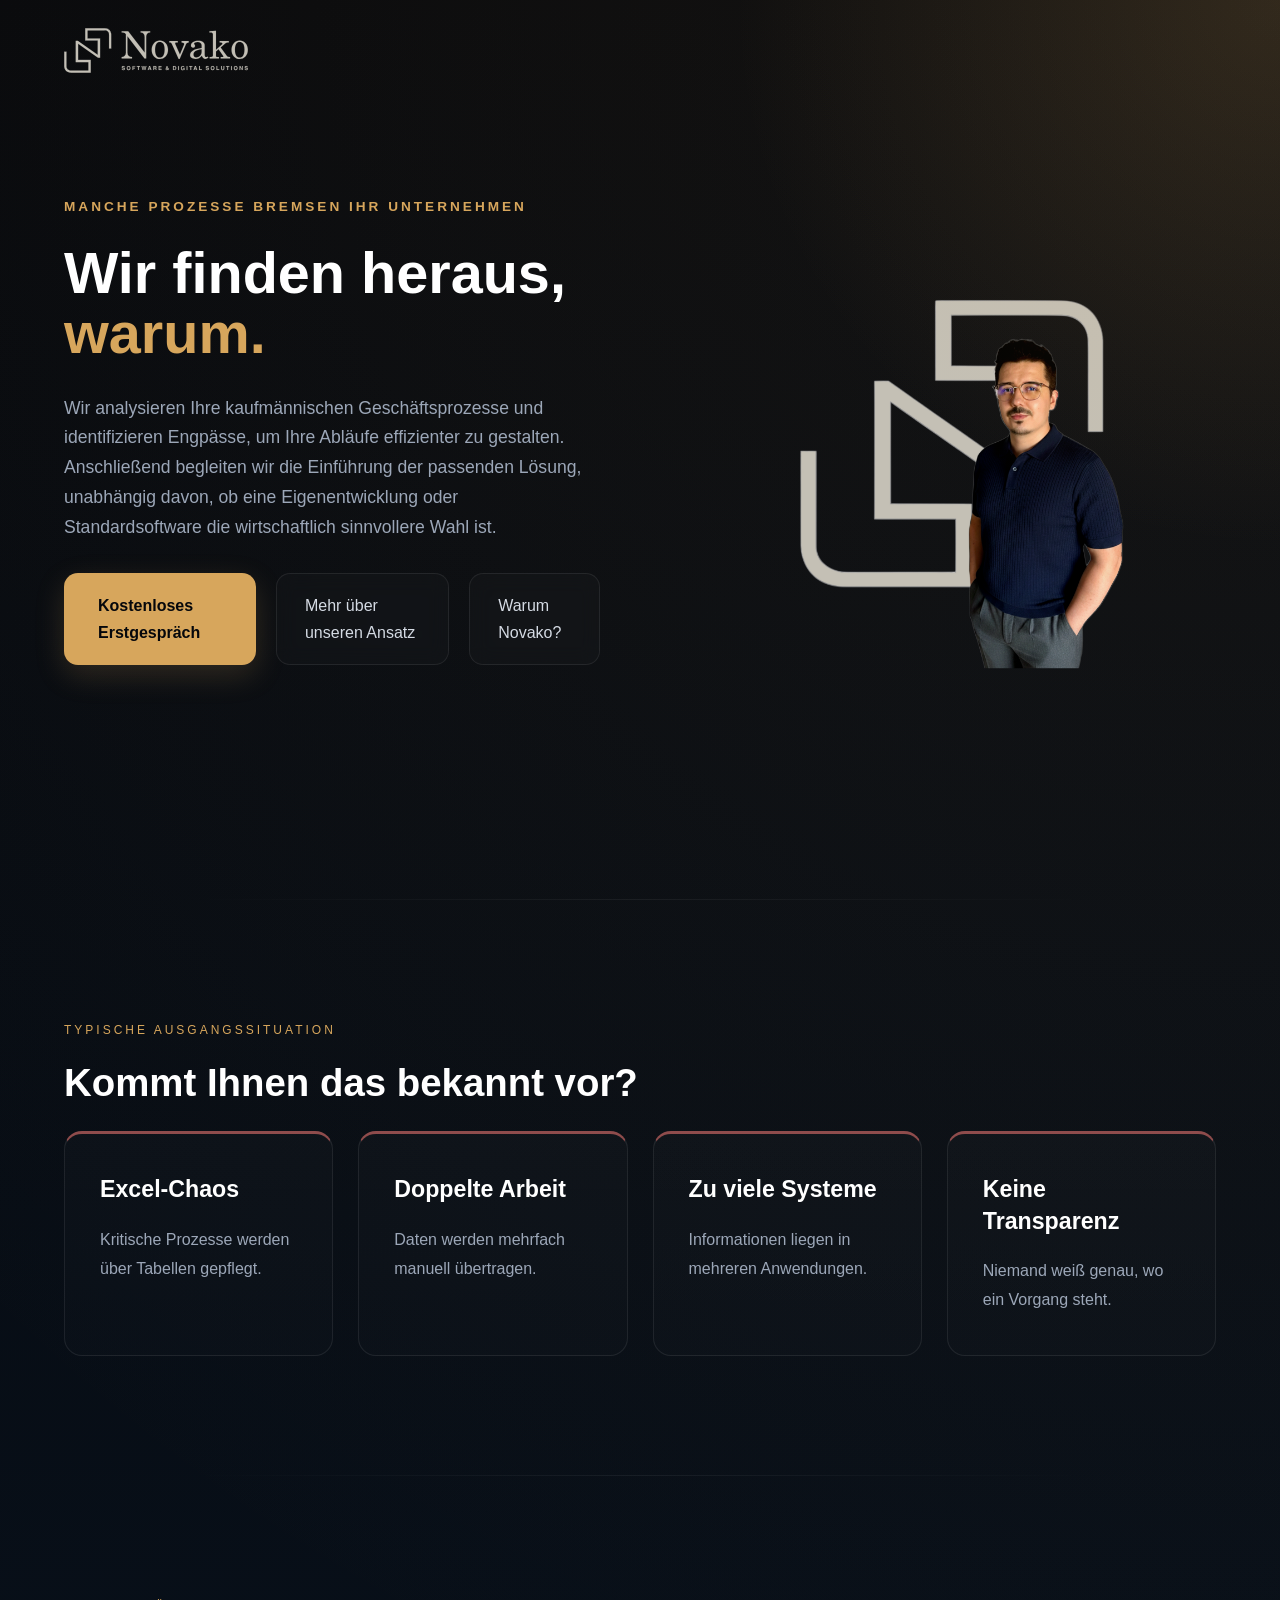
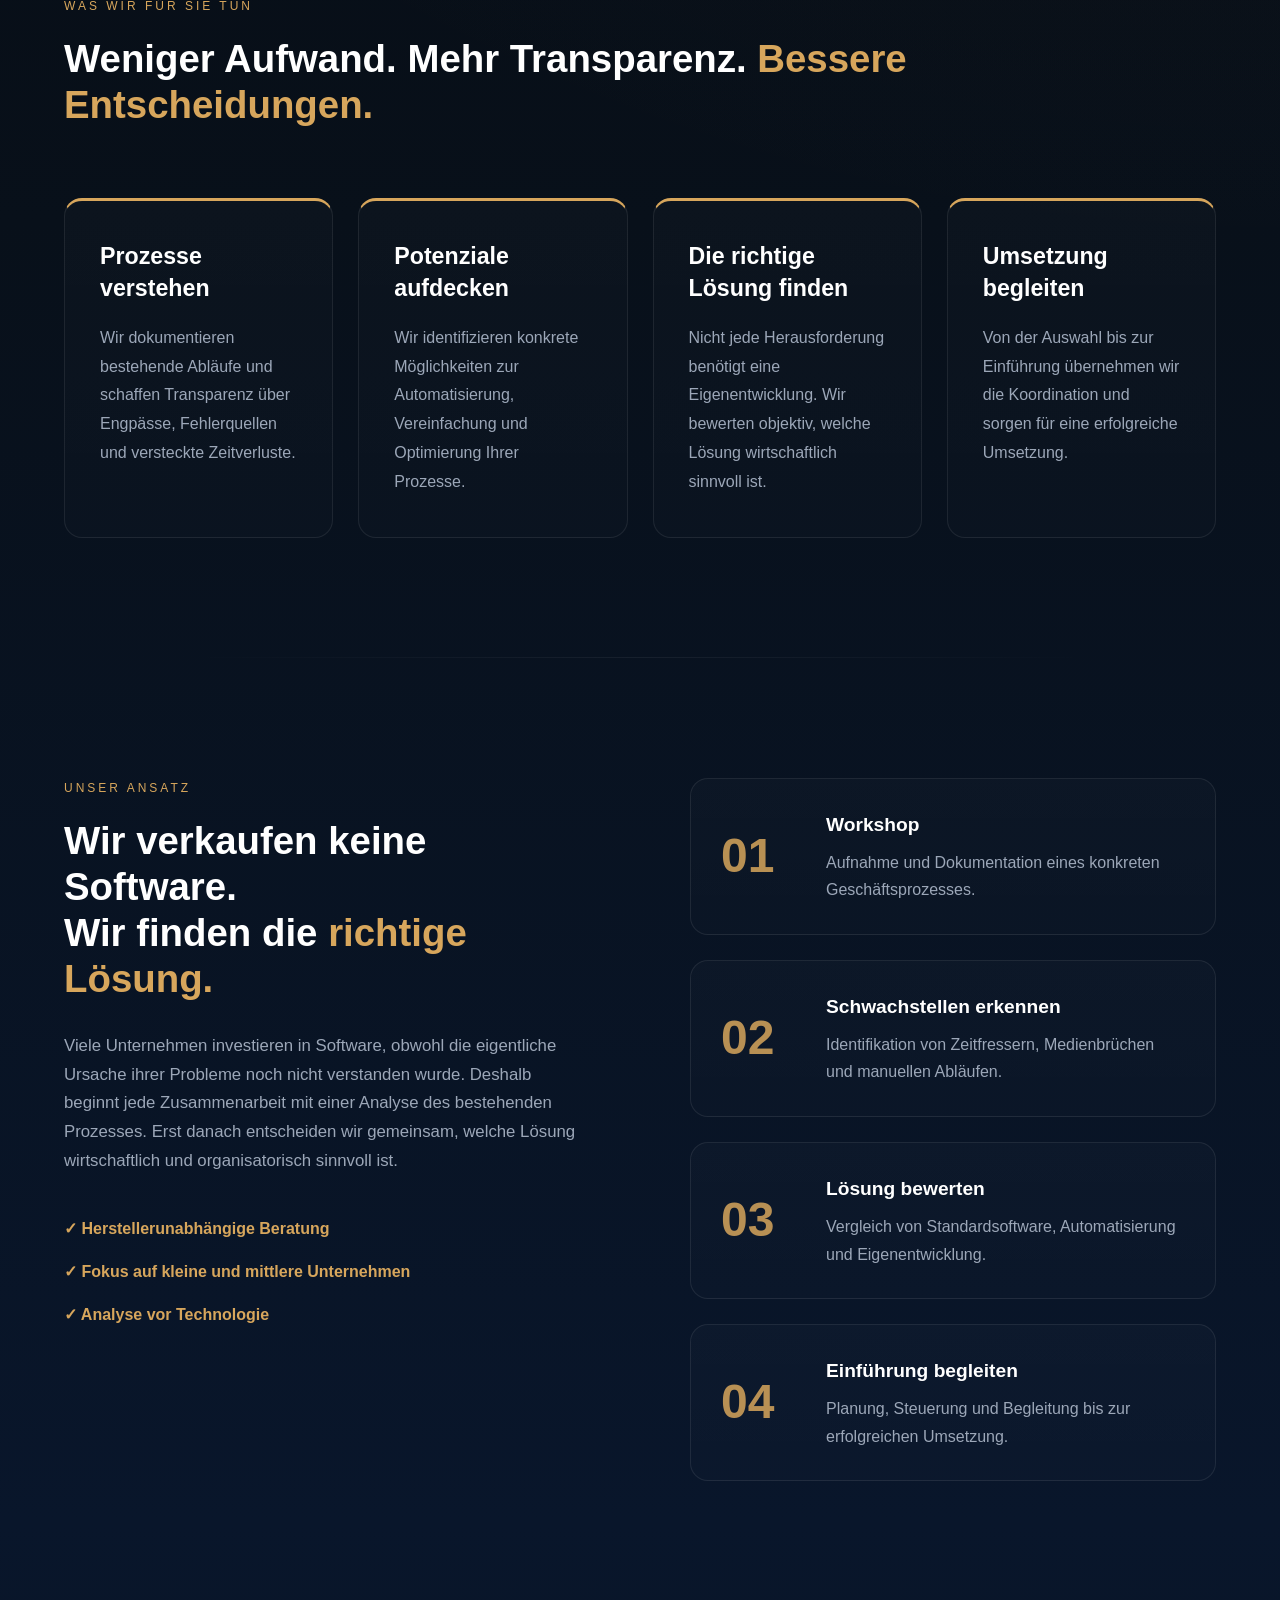
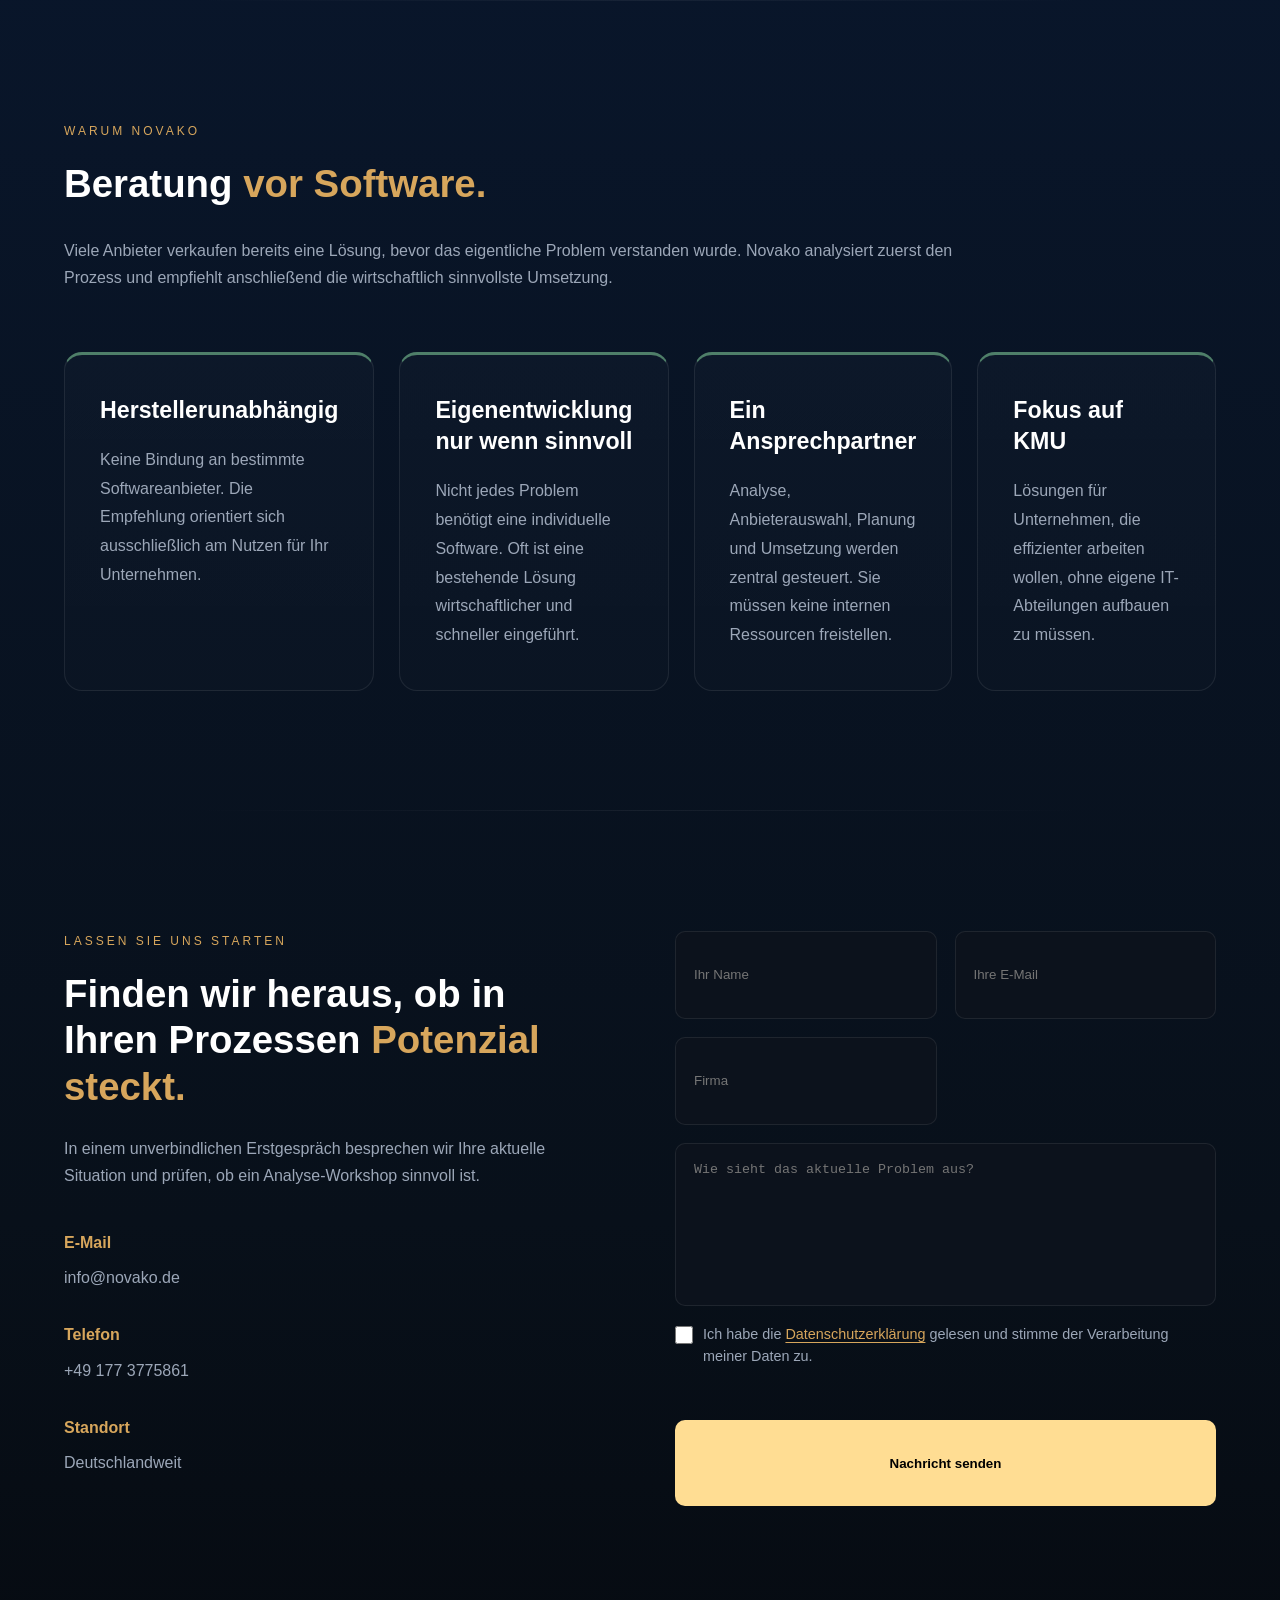
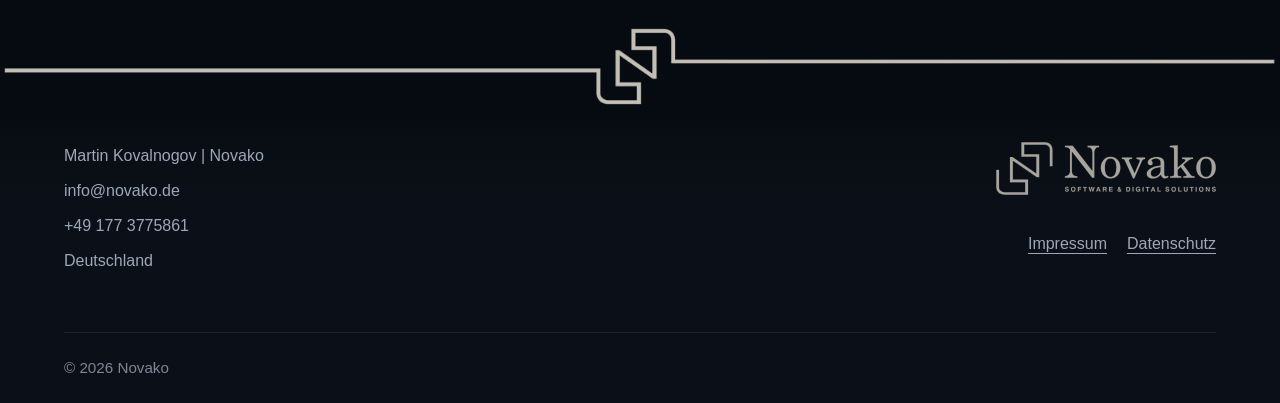
<file: index.html>
<!DOCTYPE html>
<html lang="de">
<head>
    <meta charset="UTF-8">
    <meta name="viewport" content="width=device-width, initial-scale=1.0">
    <title>Novako | Prozessanalyse & Digitalisierung für KMU</title>
    <link rel="stylesheet" href="index.css">
</head>
<body>

<header class="header">

    <div class="container header-container">

        <a href="#" class="logo">
            <img src="bilder/novako-logo-vektorisiert.svg" alt="Novako">
        </a>

    </div>

</header>

    <!-- HERO -->

    <section class="hero">
        <div class="container hero-content">
            <div class="hero-text">

    <span class="hero-kicker">
        MANCHE PROZESSE BREMSEN IHR UNTERNEHMEN
    </span>

    <h1>
        Wir finden heraus,
        <span>warum.</span>
    </h1>

    <p>
        Wir analysieren Ihre kaufmännischen Geschäftsprozesse und identifizieren Engpässe, um Ihre Abläufe effizienter zu gestalten. Anschließend begleiten wir die Einführung der passenden Lösung, unabhängig davon, ob eine Eigenentwicklung oder Standardsoftware die wirtschaftlich sinnvollere Wahl ist.
    </p>
                <div class="hero-buttons">
                    <a href="#kontakt" class="btn-primary">
                        Kostenloses Erstgespräch
                    </a>

                    <a href="#ansatz" class="btn-secondary">
                        Mehr über unseren Ansatz
                    </a>

                    <a href="#warum-novako" class="btn-secondary">
                        Warum Novako?
                    </a>
                </div>
            </div>

            <div class="hero-image">

                <img src="bilder/martin_logo1.PNG">
            </div>
        </div>
    </section>

    <!-- PROBLEME -->
<section class="problems">

    <div class="container">

        <span class="section-label">
            TYPISCHE AUSGANGSSITUATION
        </span>

        <h2>
            Kommt Ihnen das bekannt vor?
        </h2>

        <div class="service-grid">

            <article class="service-card">
                <h3>Excel-Chaos</h3>
                <p>
                    Kritische Prozesse werden über
                    Tabellen gepflegt.
                </p>
            </article>

            <article class="service-card">
                <h3>Doppelte Arbeit</h3>
                <p>
                    Daten werden mehrfach
                    manuell übertragen.
                </p>
            </article>

            <article class="service-card">
                <h3>Zu viele Systeme</h3>
                <p>
                    Informationen liegen in
                    mehreren Anwendungen.
                </p>
            </article>

            <article class="service-card">
                <h3>Keine Transparenz</h3>
                <p>
                    Niemand weiß genau,
                    wo ein Vorgang steht.
                </p>
            </article>

        </div>

    </div>

</section>

    <!-- LEISTUNGEN -->

<section class="services">
<div class="container">

    <span class="section-label">
        WAS WIR FÜR SIE TUN
    </span>

    <h2>
        Weniger Aufwand.
        Mehr Transparenz.
        <span>Bessere Entscheidungen.</span>
    </h2>

    <div class="service-grid">

        <article class="service-card">

            <h3>Prozesse verstehen</h3>

            <p>
                Wir dokumentieren bestehende Abläufe
                und schaffen Transparenz über Engpässe,
                Fehlerquellen und versteckte Zeitverluste.
            </p>

        </article>

        <article class="service-card">

            <h3>Potenziale aufdecken</h3>

            <p>
                Wir identifizieren konkrete Möglichkeiten
                zur Automatisierung, Vereinfachung und
                Optimierung Ihrer Prozesse.
            </p>

        </article>

        <article class="service-card">

            <h3>Die richtige Lösung finden</h3>

            <p>
                Nicht jede Herausforderung benötigt
                eine Eigenentwicklung. Wir bewerten
                objektiv, welche Lösung wirtschaftlich
                sinnvoll ist.
            </p>

        </article>

        <article class="service-card">

            <h3>Umsetzung begleiten</h3>

            <p>
                Von der Auswahl bis zur Einführung
                übernehmen wir die Koordination und
                sorgen für eine erfolgreiche Umsetzung.
            </p>

        </article>

    </div>

</section>

    <!-- ANSATZ -->

<section id="ansatz" class="approach">

    <div class="container approach-grid">

        <div class="approach-content">

            <span class="section-label">
                UNSER ANSATZ
            </span>

            <h2>
                Wir verkaufen keine Software.<br>
                Wir finden die
                <span>richtige Lösung.</span>
            </h2>

            <p>
                Viele Unternehmen investieren in Software,
                obwohl die eigentliche Ursache ihrer Probleme
                noch nicht verstanden wurde. Deshalb beginnt
                jede Zusammenarbeit mit einer Analyse des
                bestehenden Prozesses. Erst danach entscheiden
                wir gemeinsam, welche Lösung wirtschaftlich
                und organisatorisch sinnvoll ist.
            </p>

            <div class="approach-benefits">

                <div class="benefit-item">
                    ✓ Herstellerunabhängige Beratung
                </div>

                <div class="benefit-item">
                    ✓ Fokus auf kleine und mittlere Unternehmen
                </div>

                <div class="benefit-item">
                    ✓ Analyse vor Technologie
                </div>

            </div>

        </div>

        <div class="approach-process">

            <div class="process-card">

                <div class="process-number">01</div>

                <div>
                    <h3>Workshop</h3>
                    <p>
                        Aufnahme und Dokumentation
                        eines konkreten Geschäftsprozesses.
                    </p>
                </div>

            </div>

            <div class="process-card">

                <div class="process-number">02</div>

                <div>
                    <h3>Schwachstellen erkennen</h3>
                    <p>
                        Identifikation von Zeitfressern,
                        Medienbrüchen und manuellen Abläufen.
                    </p>
                </div>

            </div>

            <div class="process-card">

                <div class="process-number">03</div>

                <div>
                    <h3>Lösung bewerten</h3>
                    <p>
                        Vergleich von Standardsoftware,
                        Automatisierung und Eigenentwicklung.
                    </p>
                </div>

            </div>

            <div class="process-card">

                <div class="process-number">04</div>

                <div>
                    <h3>Einführung begleiten</h3>
                    <p>
                        Planung, Steuerung und Begleitung
                        bis zur erfolgreichen Umsetzung.
                    </p>
                </div>

            </div>

        </div>

    </div>

</section>

<!-- WARUM NOVAKO -->

<section id="warum-novako" class="why-novako">

    <div class="container">

        <span class="section-label">
            WARUM NOVAKO
        </span>

        <h2>
            Beratung 
            <span>vor Software.</span>
        </h2>

        <p class="why-intro">
            Viele Anbieter verkaufen bereits eine Lösung,
            bevor das eigentliche Problem verstanden wurde.
            Novako analysiert zuerst den Prozess und empfiehlt
            anschließend die wirtschaftlich sinnvollste Umsetzung.
        </p>

        <div class="service-grid">

            <article class="service-card">

                <h3>Herstellerunabhängig</h3>

                <p>
                    Keine Bindung an bestimmte Softwareanbieter.
                    Die Empfehlung orientiert sich ausschließlich
                    am Nutzen für Ihr Unternehmen.
                </p>

            </article>

            <article class="service-card">

                <h3>Eigenentwicklung nur wenn sinnvoll</h3>

                <p>
                    Nicht jedes Problem benötigt eine individuelle
                    Software. Oft ist eine bestehende Lösung
                    wirtschaftlicher und schneller eingeführt.
                </p>

            </article>

            <article class="service-card">

                <h3>Ein Ansprechpartner</h3>

                <p>
                    Analyse, Anbieterauswahl, Planung und Umsetzung
                    werden zentral gesteuert. Sie müssen keine
                    internen Ressourcen freistellen.
                </p>

            </article>

            <article class="service-card">

                <h3>Fokus auf KMU</h3>

                <p>
                    Lösungen für Unternehmen, die effizienter
                    arbeiten wollen, ohne eigene IT-Abteilungen
                    aufbauen zu müssen.
                </p>

            </article>

        </div>

    </div>

</section>

    <!-- KONTAKT -->

    <section id="kontakt" class="contact">

        <div class="container contact-grid">

            <div class="contact-info">

                <span class="section-label">
                    LASSEN SIE UNS STARTEN
                </span>

                <h2>
                    Finden wir heraus, ob in Ihren Prozessen
                    <span>Potenzial steckt.</span>
                </h2>

                <p>
                    In einem unverbindlichen Erstgespräch
                    besprechen wir Ihre aktuelle Situation
                    und prüfen, ob ein Analyse-Workshop sinnvoll ist.
                </p>

                <div class="contact-details">

                    <div>
                        <h4>E-Mail</h4>
                        <p>info@novako.de</p>
                    </div>

                    <div>
                        <h4>Telefon</h4>
                        <p>+49 177 3775861</p>
                    </div>

                    <div>
                        <h4>Standort</h4>
                        <p>Deutschlandweit</p>
                    </div>

                </div>

            </div>

            <form
    class="contact-form"
    action="https://formspree.io/f/mbdvdppd"
    method="POST"
>

    <input
        type="text"
        name="name"
        placeholder="Ihr Name"
        required
    >

    <input
        type="email"
        name="email"
        placeholder="Ihre E-Mail"
        required
    >

    <input
        type="text"
        name="company"
        placeholder="Firma"
    >

    <textarea
        name="message"
        placeholder="Wie sieht das aktuelle Problem aus?"
        rows="6"
        required
    ></textarea>

    <div class="checkbox-consent">

    <input
        type="checkbox"
        id="privacy"
        required>

    <label for="privacy">
        Ich habe die
        <a href="datenschutz.html">Datenschutzerklärung</a>
        gelesen und stimme der Verarbeitung meiner Daten zu.
    </label>

</div>

    <button type="submit">
        Nachricht senden
    </button>

</form>

        </div>

    </section>

    <!-- FOOTER DIVIDER -->

    <div class="footer-divider">
        <img src="bilder/doc-fußzeile-novako.png" alt="">
    </div>

    <!-- FOOTER -->

    <footer>

    <div class="container footer-main">

        <div class="footer-left">

            <p>Martin Kovalnogov | Novako</p>
            <p>info@novako.de</p>
            <p>+49 177 3775861</p>
            <p>Deutschland</p>

        </div>

        <div class="footer-right">

            <img src="bilder/novako-logo-vektorisiert.svg" alt="Novako">

            <div class="footer-right-links">
                <a href="impressum.html">Impressum</a>
                <a href="datenschutz.html">Datenschutz</a>
            </div>

        </div>

    </div>

    <div class="footer-bottom">

        <div class="container">
            <p>© 2026 Novako</p>
        </div>

    </div>

</footer>

</body>
</html>
</file>
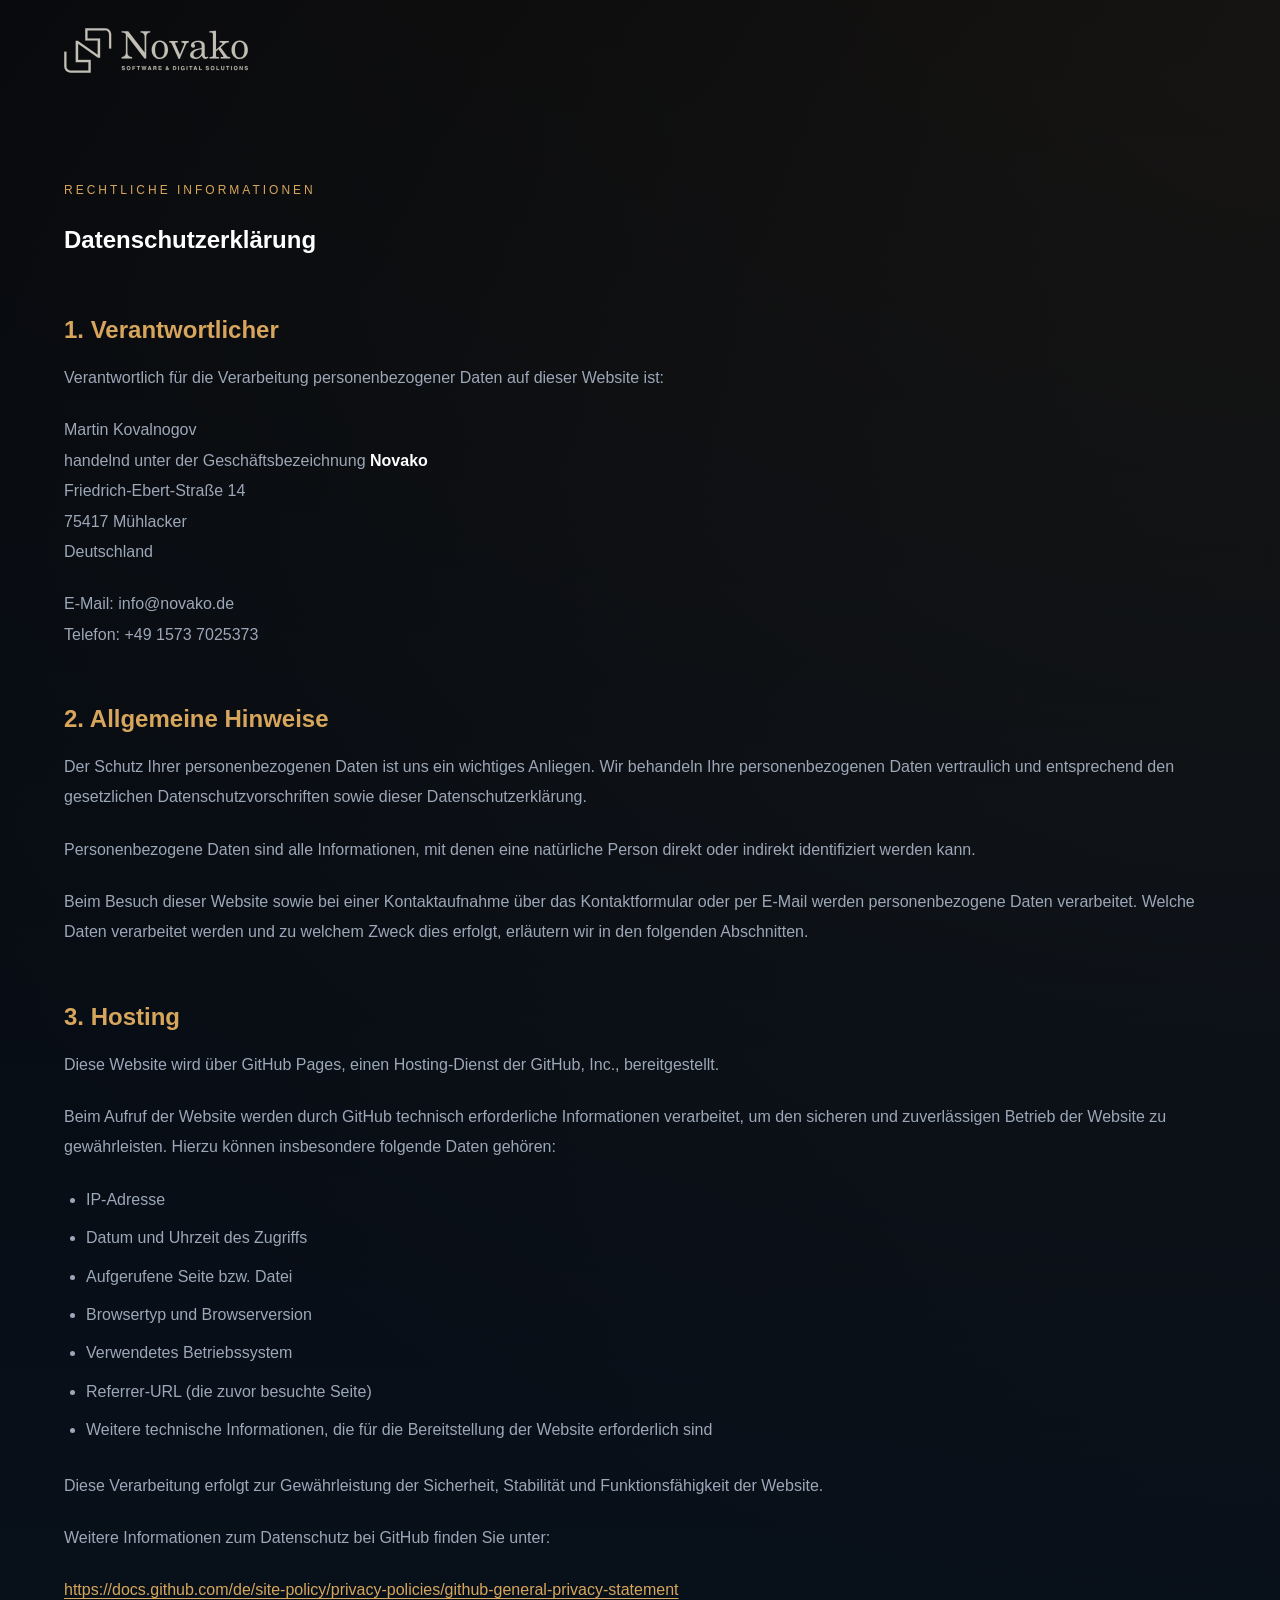
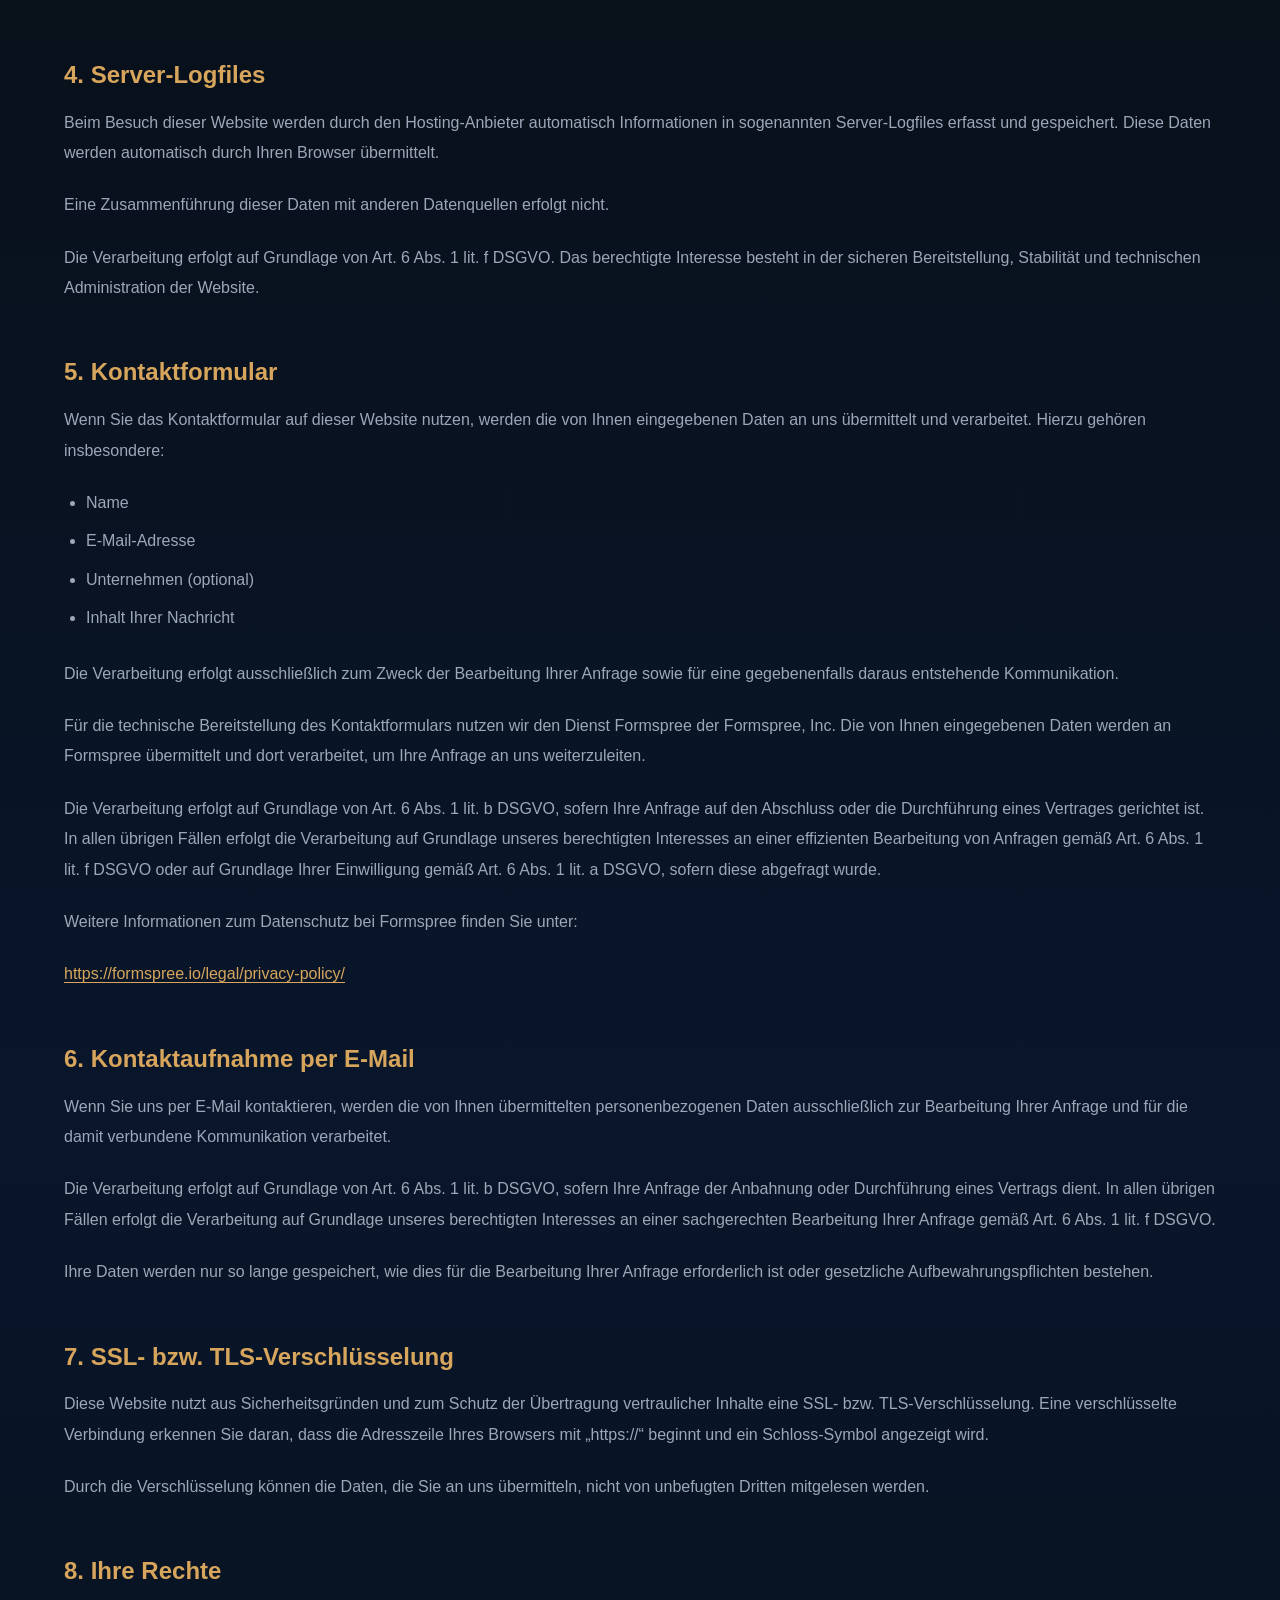
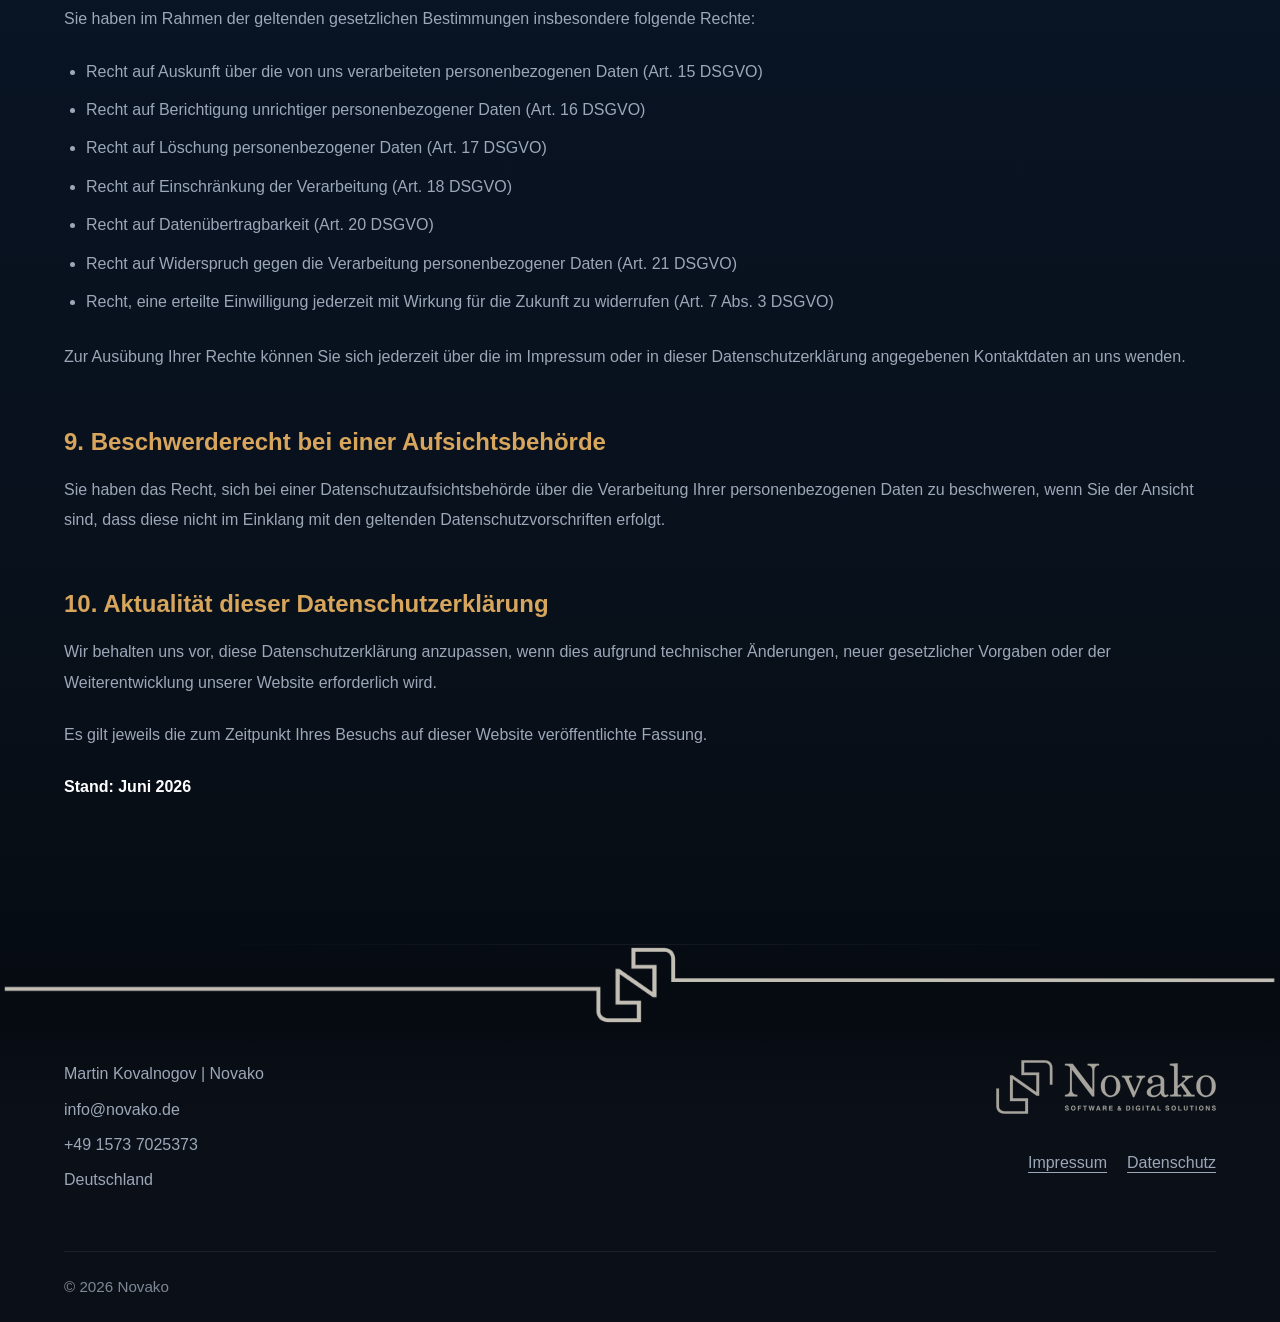
<file: datenschutz.html>
<!DOCTYPE html>
<html lang="de">
<head>
    <meta charset="UTF-8">
    <meta name="viewport" content="width=device-width, initial-scale=1.0">
    <title>Datenschutzerklärung | Novako</title>

    <link rel="stylesheet" href="index.css">
</head>
<body>

<header class="header">

    <div class="container header-container">

        <a href="index.html" class="logo">
            <img src="bilder/novako-logo-vektorisiert.svg" alt="Novako">
        </a>

    </div>

</header>

<section class="legal-page">

    <div class="container legal-container">

        <span class="section-label">
            RECHTLICHE INFORMATIONEN
        </span>

        <h1>Datenschutzerklärung</h1>

        <div class="legal-content">

    <h2>1. Verantwortlicher</h2>

    <p>
        Verantwortlich für die Verarbeitung personenbezogener Daten auf dieser Website ist:
    </p>

    <p>
        Martin Kovalnogov<br>
        handelnd unter der Geschäftsbezeichnung <strong>Novako</strong><br>
        Friedrich-Ebert-Straße 14<br>
        75417 Mühlacker<br>
        Deutschland
    </p>

    <p>
        E-Mail: info@novako.de<br>
        Telefon: +49 1573 7025373
    </p>

    <h2>2. Allgemeine Hinweise</h2>

    <p>
        Der Schutz Ihrer personenbezogenen Daten ist uns ein wichtiges Anliegen.
        Wir behandeln Ihre personenbezogenen Daten vertraulich und entsprechend
        den gesetzlichen Datenschutzvorschriften sowie dieser Datenschutzerklärung.
    </p>

    <p>
        Personenbezogene Daten sind alle Informationen, mit denen eine natürliche
        Person direkt oder indirekt identifiziert werden kann.
    </p>

    <p>
        Beim Besuch dieser Website sowie bei einer Kontaktaufnahme über das
        Kontaktformular oder per E-Mail werden personenbezogene Daten verarbeitet.
        Welche Daten verarbeitet werden und zu welchem Zweck dies erfolgt,
        erläutern wir in den folgenden Abschnitten.
    </p>

    <h2>3. Hosting</h2>

    <p>
        Diese Website wird über GitHub Pages, einen Hosting-Dienst der GitHub, Inc.,
        bereitgestellt.
    </p>

    <p>
        Beim Aufruf der Website werden durch GitHub technisch erforderliche
        Informationen verarbeitet, um den sicheren und zuverlässigen Betrieb
        der Website zu gewährleisten. Hierzu können insbesondere folgende
        Daten gehören:
    </p>

    <ul>
        <li>IP-Adresse</li>
        <li>Datum und Uhrzeit des Zugriffs</li>
        <li>Aufgerufene Seite bzw. Datei</li>
        <li>Browsertyp und Browserversion</li>
        <li>Verwendetes Betriebssystem</li>
        <li>Referrer-URL (die zuvor besuchte Seite)</li>
        <li>Weitere technische Informationen, die für die Bereitstellung der Website erforderlich sind</li>
    </ul>

    <p>
        Diese Verarbeitung erfolgt zur Gewährleistung der Sicherheit,
        Stabilität und Funktionsfähigkeit der Website.
    </p>

    <p>
        Weitere Informationen zum Datenschutz bei GitHub finden Sie unter:
    </p>

    <p>
        <a href="https://docs.github.com/de/site-policy/privacy-policies/github-general-privacy-statement" target="_blank" rel="noopener noreferrer">
            https://docs.github.com/de/site-policy/privacy-policies/github-general-privacy-statement
        </a>
    </p>

    <h2>4. Server-Logfiles</h2>

    <p>
        Beim Besuch dieser Website werden durch den Hosting-Anbieter automatisch
        Informationen in sogenannten Server-Logfiles erfasst und gespeichert.
        Diese Daten werden automatisch durch Ihren Browser übermittelt.
    </p>

    <p>
        Eine Zusammenführung dieser Daten mit anderen Datenquellen erfolgt nicht.
    </p>

    <p>
        Die Verarbeitung erfolgt auf Grundlage von Art. 6 Abs. 1 lit. f DSGVO.
        Das berechtigte Interesse besteht in der sicheren Bereitstellung,
        Stabilität und technischen Administration der Website.
    </p>

    <h2>5. Kontaktformular</h2>

    <p>
        Wenn Sie das Kontaktformular auf dieser Website nutzen, werden die von
        Ihnen eingegebenen Daten an uns übermittelt und verarbeitet.
        Hierzu gehören insbesondere:
    </p>

    <ul>
        <li>Name</li>
        <li>E-Mail-Adresse</li>
        <li>Unternehmen (optional)</li>
        <li>Inhalt Ihrer Nachricht</li>
    </ul>

    <p>
        Die Verarbeitung erfolgt ausschließlich zum Zweck der Bearbeitung Ihrer
        Anfrage sowie für eine gegebenenfalls daraus entstehende Kommunikation.
    </p>

    <p>
        Für die technische Bereitstellung des Kontaktformulars nutzen wir den
        Dienst Formspree der Formspree, Inc. Die von Ihnen eingegebenen Daten
        werden an Formspree übermittelt und dort verarbeitet, um Ihre Anfrage
        an uns weiterzuleiten.
    </p>

    <p>
        Die Verarbeitung erfolgt auf Grundlage von Art. 6 Abs. 1 lit. b DSGVO,
        sofern Ihre Anfrage auf den Abschluss oder die Durchführung eines
        Vertrages gerichtet ist. In allen übrigen Fällen erfolgt die Verarbeitung
        auf Grundlage unseres berechtigten Interesses an einer effizienten
        Bearbeitung von Anfragen gemäß Art. 6 Abs. 1 lit. f DSGVO oder auf
        Grundlage Ihrer Einwilligung gemäß Art. 6 Abs. 1 lit. a DSGVO,
        sofern diese abgefragt wurde.
    </p>

    <p>
        Weitere Informationen zum Datenschutz bei Formspree finden Sie unter:
    </p>

    <p>
        <a href="https://formspree.io/legal/privacy-policy/" target="_blank" rel="noopener noreferrer">
            https://formspree.io/legal/privacy-policy/
        </a>
    </p>

    <h2>6. Kontaktaufnahme per E-Mail</h2>

    <p>
        Wenn Sie uns per E-Mail kontaktieren, werden die von Ihnen übermittelten
        personenbezogenen Daten ausschließlich zur Bearbeitung Ihrer Anfrage
        und für die damit verbundene Kommunikation verarbeitet.
    </p>

    <p>
        Die Verarbeitung erfolgt auf Grundlage von Art. 6 Abs. 1 lit. b DSGVO,
        sofern Ihre Anfrage der Anbahnung oder Durchführung eines Vertrags dient.
        In allen übrigen Fällen erfolgt die Verarbeitung auf Grundlage unseres
        berechtigten Interesses an einer sachgerechten Bearbeitung Ihrer Anfrage
        gemäß Art. 6 Abs. 1 lit. f DSGVO.
    </p>

    <p>
        Ihre Daten werden nur so lange gespeichert, wie dies für die Bearbeitung
        Ihrer Anfrage erforderlich ist oder gesetzliche Aufbewahrungspflichten
        bestehen.
    </p>

    <h2>7. SSL- bzw. TLS-Verschlüsselung</h2>

    <p>
        Diese Website nutzt aus Sicherheitsgründen und zum Schutz der Übertragung
        vertraulicher Inhalte eine SSL- bzw. TLS-Verschlüsselung. Eine verschlüsselte
        Verbindung erkennen Sie daran, dass die Adresszeile Ihres Browsers mit
        „https://“ beginnt und ein Schloss-Symbol angezeigt wird.
    </p>

    <p>
        Durch die Verschlüsselung können die Daten, die Sie an uns übermitteln,
        nicht von unbefugten Dritten mitgelesen werden.
    </p>

    <h2>8. Ihre Rechte</h2>

    <p>
        Sie haben im Rahmen der geltenden gesetzlichen Bestimmungen insbesondere
        folgende Rechte:
    </p>

    <ul>
        <li>Recht auf Auskunft über die von uns verarbeiteten personenbezogenen Daten (Art. 15 DSGVO)</li>
        <li>Recht auf Berichtigung unrichtiger personenbezogener Daten (Art. 16 DSGVO)</li>
        <li>Recht auf Löschung personenbezogener Daten (Art. 17 DSGVO)</li>
        <li>Recht auf Einschränkung der Verarbeitung (Art. 18 DSGVO)</li>
        <li>Recht auf Datenübertragbarkeit (Art. 20 DSGVO)</li>
        <li>Recht auf Widerspruch gegen die Verarbeitung personenbezogener Daten (Art. 21 DSGVO)</li>
        <li>Recht, eine erteilte Einwilligung jederzeit mit Wirkung für die Zukunft zu widerrufen (Art. 7 Abs. 3 DSGVO)</li>
    </ul>

    <p>
        Zur Ausübung Ihrer Rechte können Sie sich jederzeit über die im Impressum
        oder in dieser Datenschutzerklärung angegebenen Kontaktdaten an uns wenden.
    </p>

    <h2>9. Beschwerderecht bei einer Aufsichtsbehörde</h2>

    <p>
        Sie haben das Recht, sich bei einer Datenschutzaufsichtsbehörde über die
        Verarbeitung Ihrer personenbezogenen Daten zu beschweren, wenn Sie der
        Ansicht sind, dass diese nicht im Einklang mit den geltenden
        Datenschutzvorschriften erfolgt.
    </p>

    <h2>10. Aktualität dieser Datenschutzerklärung</h2>

    <p>
        Wir behalten uns vor, diese Datenschutzerklärung anzupassen, wenn dies
        aufgrund technischer Änderungen, neuer gesetzlicher Vorgaben oder der
        Weiterentwicklung unserer Website erforderlich wird.
    </p>

    <p>
        Es gilt jeweils die zum Zeitpunkt Ihres Besuchs auf dieser Website
        veröffentlichte Fassung.
    </p>

    <p>
        <strong>Stand: Juni 2026</strong>
    </p>

</div>

    </div>

</section>

<!-- FOOTER DIVIDER -->

    <div class="footer-divider">
        <img src="bilder/doc-fußzeile-novako.png" alt="">
    </div>

    <!-- FOOTER -->

    <footer>

    <div class="container footer-main">

        <div class="footer-left">

            <p>Martin Kovalnogov | Novako</p>
            <p>info@novako.de</p>
            <p>+49 1573 7025373</p>
            <p>Deutschland</p>

        </div>

        <div class="footer-right">

            <img src="bilder/novako-logo-vektorisiert.svg" alt="Novako">

            <div class="footer-right-links">
                <a href="impressum.html">Impressum</a>
                <a href="datenschutz.html">Datenschutz</a>
            </div>

        </div>

    </div>

    <div class="footer-bottom">

        <div class="container">
            <p>© 2026 Novako</p>
        </div>

    </div>

</footer>

</body>
</html>
</file>
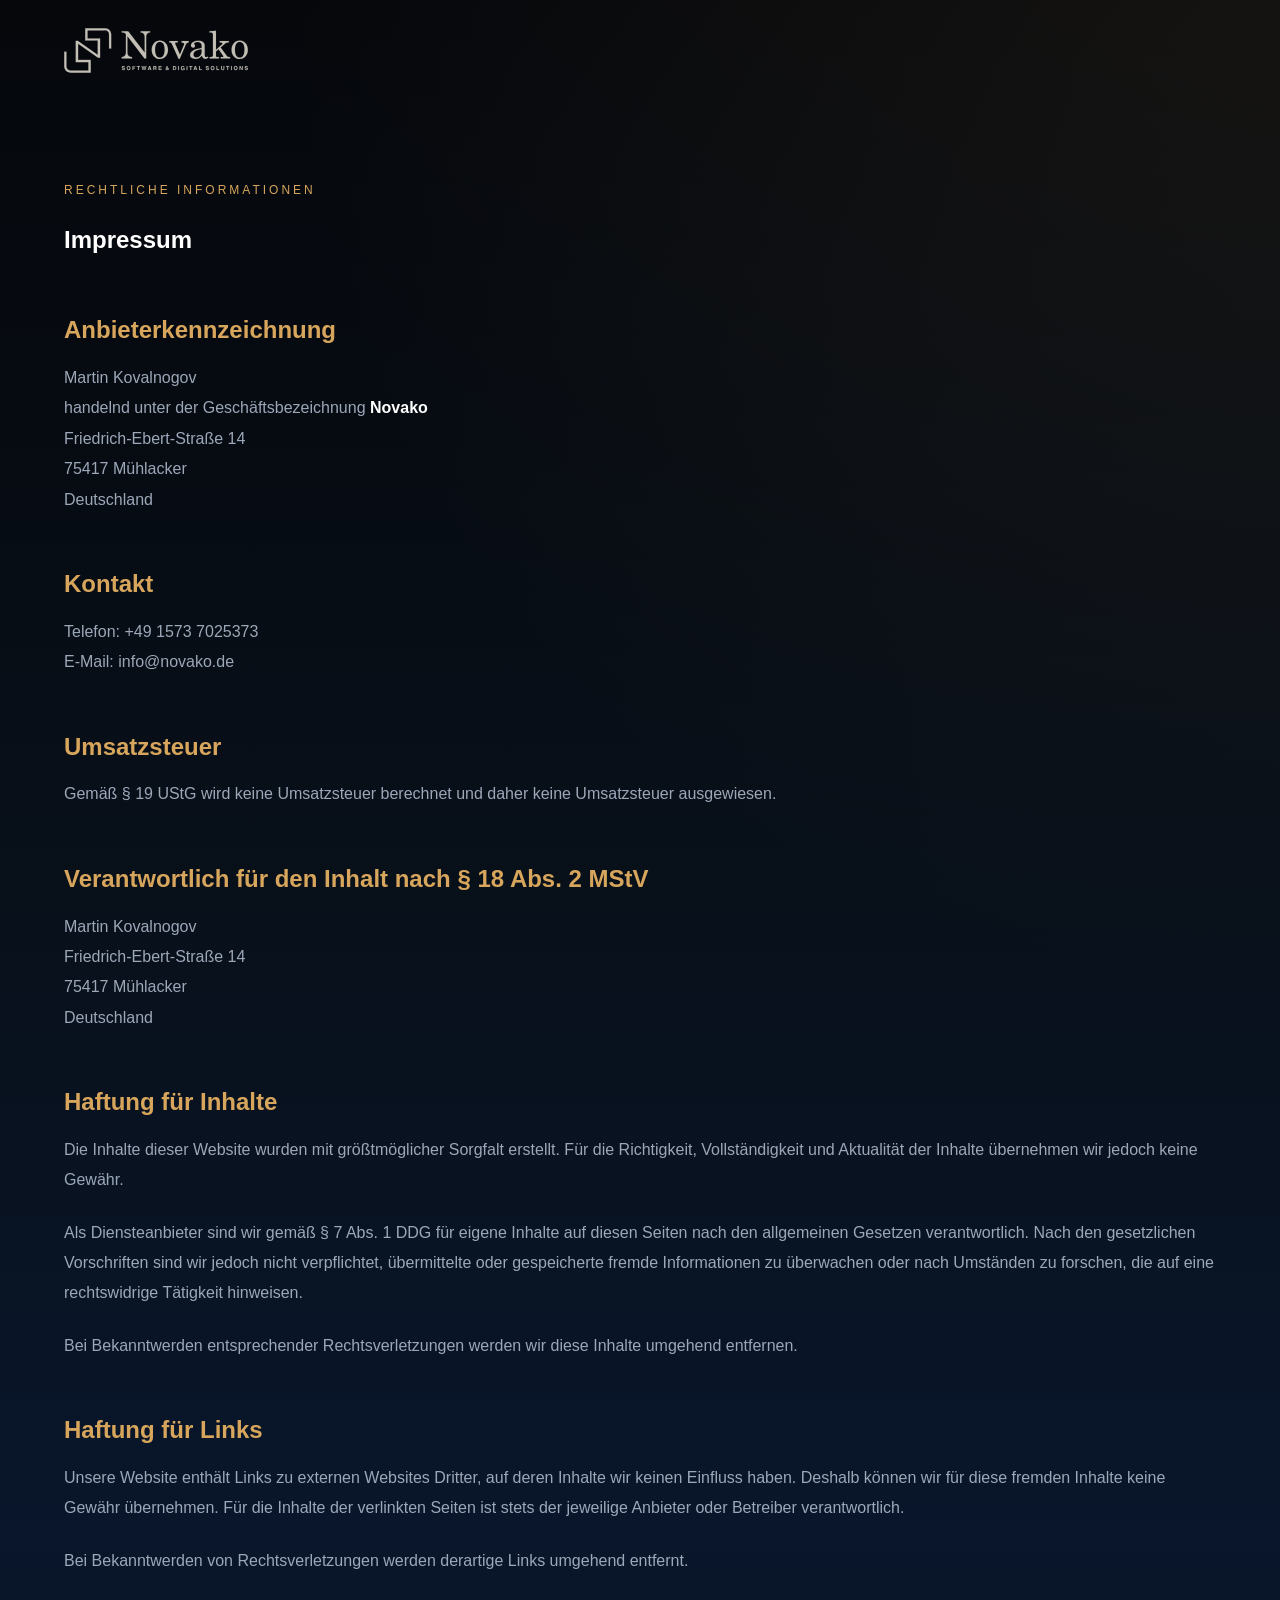
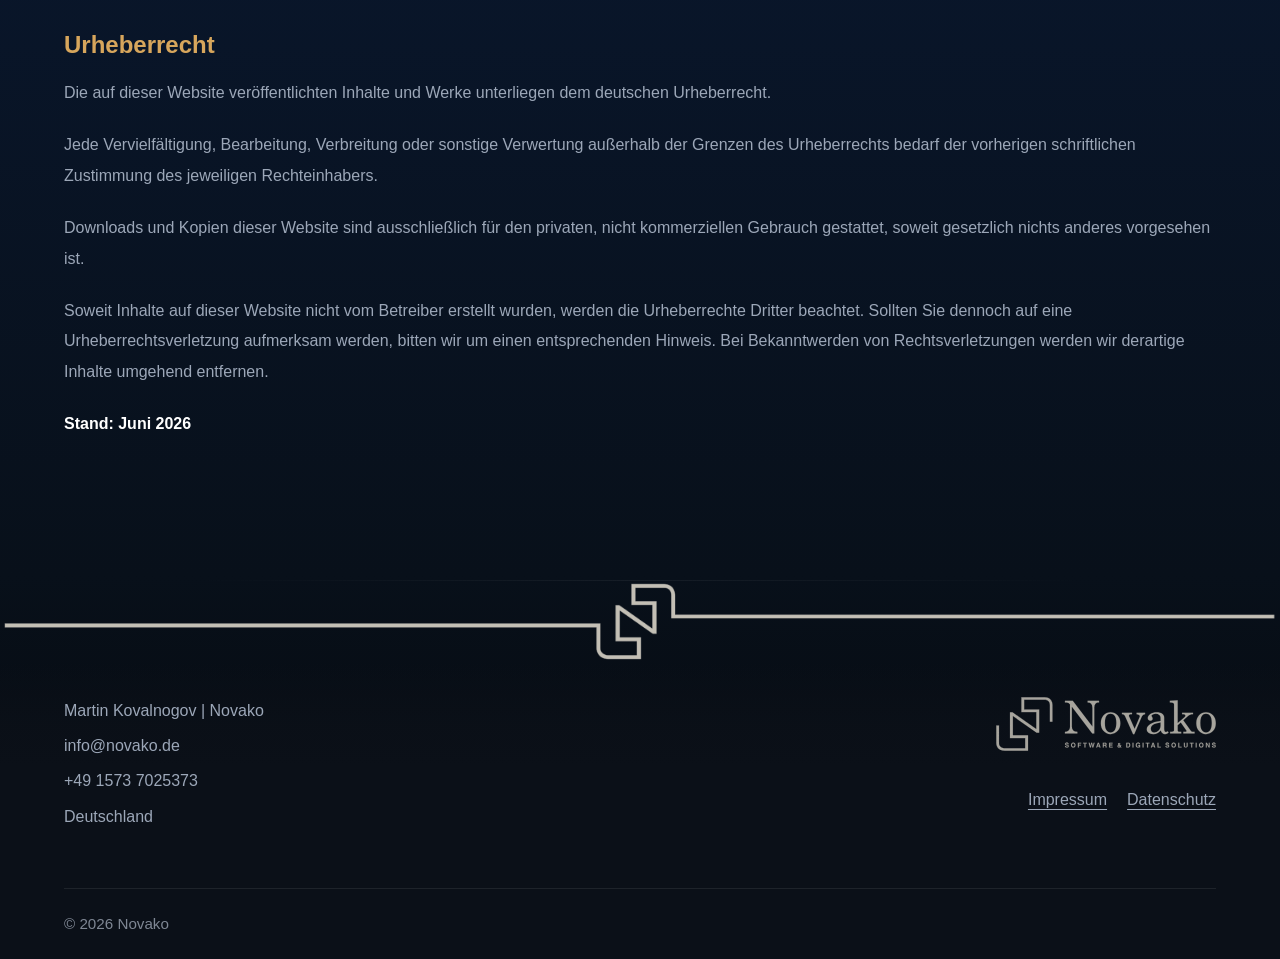
<file: impressum.html>
<!DOCTYPE html>
<html lang="de">
<head>
    <meta charset="UTF-8">
    <meta name="viewport" content="width=device-width, initial-scale=1.0">
    <title>Impressum | Novako</title>

    <link rel="stylesheet" href="index.css">
</head>
<body>

<header class="header">

    <div class="container header-container">

        <a href="index.html" class="logo">
            <img src="bilder/novako-logo-vektorisiert.svg" alt="Novako">
        </a>

    </div>

</header>

<section class="legal-page">

    <div class="container legal-container">

        <span class="section-label">
            RECHTLICHE INFORMATIONEN
        </span>

        <h1>Impressum</h1>

        <div class="legal-content">

    <h2>Anbieterkennzeichnung</h2>

    <p>
        Martin Kovalnogov<br>
        handelnd unter der Geschäftsbezeichnung <strong>Novako</strong><br>
        Friedrich-Ebert-Straße 14<br>
        75417 Mühlacker<br>
        Deutschland
    </p>

    <h2>Kontakt</h2>

    <p>
        Telefon: +49 1573 7025373<br>
        E-Mail: info@novako.de
    </p>

    <h2>Umsatzsteuer</h2>

    <p>
        Gemäß § 19 UStG wird keine Umsatzsteuer berechnet und daher keine Umsatzsteuer ausgewiesen.
    </p>

    <h2>Verantwortlich für den Inhalt nach § 18 Abs. 2 MStV</h2>

    <p>
        Martin Kovalnogov<br>
        Friedrich-Ebert-Straße 14<br>
        75417 Mühlacker<br>
        Deutschland
    </p>

    <h2>Haftung für Inhalte</h2>

    <p>
        Die Inhalte dieser Website wurden mit größtmöglicher Sorgfalt erstellt.
        Für die Richtigkeit, Vollständigkeit und Aktualität der Inhalte übernehmen wir jedoch keine Gewähr.
    </p>

    <p>
        Als Diensteanbieter sind wir gemäß § 7 Abs. 1 DDG für eigene Inhalte auf diesen Seiten nach den allgemeinen Gesetzen verantwortlich.
        Nach den gesetzlichen Vorschriften sind wir jedoch nicht verpflichtet,
        übermittelte oder gespeicherte fremde Informationen zu überwachen oder nach Umständen zu forschen,
        die auf eine rechtswidrige Tätigkeit hinweisen.
    </p>

    <p>
        Bei Bekanntwerden entsprechender Rechtsverletzungen werden wir diese Inhalte umgehend entfernen.
    </p>

    <h2>Haftung für Links</h2>

    <p>
        Unsere Website enthält Links zu externen Websites Dritter,
        auf deren Inhalte wir keinen Einfluss haben.
        Deshalb können wir für diese fremden Inhalte keine Gewähr übernehmen.
        Für die Inhalte der verlinkten Seiten ist stets der jeweilige Anbieter oder Betreiber verantwortlich.
    </p>

    <p>
        Bei Bekanntwerden von Rechtsverletzungen werden derartige Links umgehend entfernt.
    </p>

    <h2>Urheberrecht</h2>

    <p>
        Die auf dieser Website veröffentlichten Inhalte und Werke unterliegen dem deutschen Urheberrecht.
    </p>

    <p>
        Jede Vervielfältigung, Bearbeitung, Verbreitung oder sonstige Verwertung außerhalb der Grenzen des Urheberrechts bedarf der vorherigen schriftlichen Zustimmung des jeweiligen Rechteinhabers.
    </p>

    <p>
        Downloads und Kopien dieser Website sind ausschließlich für den privaten,
        nicht kommerziellen Gebrauch gestattet, soweit gesetzlich nichts anderes vorgesehen ist.
    </p>

    <p>
        Soweit Inhalte auf dieser Website nicht vom Betreiber erstellt wurden,
        werden die Urheberrechte Dritter beachtet.
        Sollten Sie dennoch auf eine Urheberrechtsverletzung aufmerksam werden,
        bitten wir um einen entsprechenden Hinweis.
        Bei Bekanntwerden von Rechtsverletzungen werden wir derartige Inhalte umgehend entfernen.
    </p>

    <p>
        <strong>Stand: Juni 2026</strong>
    </p>

</div>

</section>

<!-- FOOTER DIVIDER -->

    <div class="footer-divider">
        <img src="bilder/doc-fußzeile-novako.png" alt="">
    </div>

    <!-- FOOTER -->

    <footer>

    <div class="container footer-main">

        <div class="footer-left">

            <p>Martin Kovalnogov | Novako</p>
            <p>info@novako.de</p>
            <p>+49 1573 7025373</p>
            <p>Deutschland</p>

        </div>

        <div class="footer-right">

            <img src="bilder/novako-logo-vektorisiert.svg" alt="Novako">

            <div class="footer-right-links">
                <a href="impressum.html">Impressum</a>
                <a href="datenschutz.html">Datenschutz</a>
            </div>

        </div>

    </div>

    <div class="footer-bottom">

        <div class="container">
            <p>© 2026 Novako</p>
        </div>

    </div>

</footer>

</body>
</html>
</file>
<file: index.css>
/* ========================================
   RESET
======================================== */

*{
    margin:0;
    padding:0;
    box-sizing:border-box;
}

html{
    scroll-behavior:smooth;
}

/* ========================================
   HEADER
======================================== */

.header{
    position:absolute;
    top:0;
    left:0;
    width:100%;
    z-index:100;
}

.header-container{
    display:flex;
    align-items:center;
    height:100px;
}

.logo{
    display:flex;
    align-items:center;
}

.logo img{
    height:45px;
    width:auto;
}

body{

    font-family:"Segoe UI",sans-serif;

    background:
        radial-gradient(
            circle at top right,
            rgba(215,166,92,.08),
            transparent 35%
        ),

        linear-gradient(
            180deg,
            #05070b 0%,
            #08101a 35%,
            #09162b 60%,
            #08101a 85%,
            #05070b 100%
        );

    color:#fff;

    line-height:1.7;

    overflow-x:hidden;
}

/* ========================================
   GLOBAL
======================================== */

:root{

    --bg:#05070b;
    --bg-secondary:#0b1018;

    --card:#0c121c;

    --gold:#d7a65c;
    --gold-hover:#e0b675;

    --text:#ffffff;
    --text-secondary:#9ca7b8;

    --border:rgba(255,255,255,0.08);

    --container:1300px;
}

.problems,
.services,
.approach,
.why-novako{
    background:none;
}

.container{
    width:min(90%, var(--container));
    margin:auto;
}

section{
    padding:120px 0;
    position:relative;
}

section::after{

    content:"";

    position:absolute;

    bottom:0;
    left:50%;

    transform:translateX(-50%);

    width:70%;

    height:1px;

    background:
    linear-gradient(
        90deg,
        transparent,
        rgba(255,255,255,.06),
        transparent
    );
}

.section-label{
    display:block;
    color:var(--gold);
    font-size:.75rem;
    letter-spacing:3px;
    margin-bottom:20px;
}

.hero h1{
    font-size:clamp(3rem,5vw,5rem);
    line-height:1.1;
    font-weight:700;
}

h2{
    font-size:clamp(2rem,3vw,3rem);
    line-height:1.2;
    margin-bottom:25px;
}

h3{
    font-size:1.2rem;
    margin-bottom:15px;
}

span{
    transition:.3s;
}

h1 span,
h2 span{
    color:var(--gold);
}

p{
    color:var(--text-secondary);
}

img{
    width:100%;
    display:block;
}

/* ========================================
   HERO
======================================== */

.hero{
    min-height:100vh;
    display:flex;
    align-items:center;
    position:relative;
}

.hero::before{
    content:"";
    position:absolute;
    inset:0;

    background:
    radial-gradient(circle at top right,
    rgba(215,166,92,.15),
    transparent 35%);

    pointer-events:none;
}

.hero-kicker{

    display:block;

    color:var(--gold);

    font-size:.85rem;

    letter-spacing:3px;

    margin-bottom:25px;

    font-weight:600;
}

.hero h1{

    font-size:clamp(3rem, 4.5vw, 5rem);

    line-height:1.05;

    max-width:700px;
}

.hero-content{
    display:grid;
    grid-template-columns:1fr 1fr;
    gap:80px;
    align-items:center;
}

.hero-text p{
    max-width:650px;
    margin:30px 0;
    font-size:1.1rem;
}

.hero-buttons{
    display:flex;
    gap:20px;
    margin-bottom:40px;
}

.btn-primary{

    display:inline-flex;
    align-items:center;
    justify-content:center;

    padding:18px 34px;

    background:var(--gold);

    color:#05070b;

    text-decoration:none;

    font-weight:700;

    border-radius:14px;

    box-shadow:
        0 10px 30px rgba(215,166,92,.18);

    transition:.3s;
}

.btn-primary:hover{

    background:var(--gold-hover);

    transform:translateY(-2px);

    box-shadow:
        0 16px 40px rgba(215,166,92,.25);
}

.btn-secondary{

    display:inline-flex;
    align-items:center;

    padding:18px 28px;

    background:
        rgba(255,255,255,.02);

    border:1px solid rgba(255,255,255,.08);

    color:#d5dbe4;

    text-decoration:none;

    border-radius:14px;

    backdrop-filter:blur(10px);

    transition:.3s;
}

.btn-secondary:hover{

    transform:translateY(-2px);

    border-color:
        rgba(215,166,92,.25);

    color:#fff;

    background:
        rgba(255,255,255,.04);
}

.hero-benefits{
    display:flex;
    gap:30px;
    flex-wrap:wrap;
}

.hero-benefits span{
    color:var(--text-secondary);
    font-size:.95rem;
}

.hero-image{
    display:flex;
    justify-content:center;
    align-items:center;
}

.hero-image img{
    width:90%;
    max-width:900px;
}

/* ========================================
   PROBLEMS
======================================== */

.problems .service-card{

    border-top:3px solid #8f4c4c;
}

.problems .service-card:hover{

    border-top-color:#b96363;

    border-right-color:rgba(185,99,99,.3);
    border-bottom-color:rgba(185,99,99,.3);
    border-left-color:rgba(185,99,99,.3);
}

/* ========================================
   SERVICES
======================================== */

.services h2{
    text-align:left;
    margin-bottom:70px;
}

.services .section-label{
    text-align:left;
}

.service-grid{
    display:grid;
    grid-template-columns:repeat(4,1fr);
    gap:25px;
}

.service-card{

    background:
    linear-gradient(
        180deg,
        rgba(255,255,255,.02),
        rgba(255,255,255,.01)
    );

    border:1px solid var(--border);
    border-top:3px solid var(--gold);

    border-radius:18px;

    padding:40px 35px;

    text-align:left;

    transition:.3s;
}

.service-card:hover{

    transform:translateY(-8px);

    border-top-color:var(--gold-hover);

    border-right-color:rgba(215,166,92,.3);
    border-bottom-color:rgba(215,166,92,.3);
    border-left-color:rgba(215,166,92,.3);
}

.service-card h3{

    font-size:1.45rem;

    line-height:1.35;

    margin-bottom:20px;

    color:#fff;
}

.service-card p{

    font-size:1rem;

    color:var(--text-secondary);

    line-height:1.8;
}

/* ========================================
   APPROACH
======================================== */

.approach-grid{

    display:grid;
    grid-template-columns:1fr 1fr;

    gap:100px;

    align-items:start;
}

.approach-content p{

    max-width:550px;

    margin-top:30px;

    font-size:1.05rem;
}

.approach-process{

    display:flex;
    flex-direction:column;

    gap:25px;
}

.process-card{

    display:flex;

    align-items:center;

    gap:25px;

    padding:30px;

    border:1px solid var(--border);

    border-radius:18px;

    background:
    linear-gradient(
        180deg,
        rgba(255,255,255,.02),
        rgba(255,255,255,.01)
    );

    transition:.3s;
}

.process-card:hover{

    transform:translateY(-4px);

    border-color:
    rgba(215,166,92,.3);
}

.process-number{

    color:rgba(215,166,92,.85);

    font-size:3rem;

    font-weight:800;

    line-height:1;

    min-width:80px;
}

.process-card h3{

    margin-bottom:8px;

    color:#fff;
}

.process-card p{

    color:var(--text-secondary);

    margin:0;
}

.approach-benefits{

    margin-top:40px;

    display:flex;
    flex-direction:column;
    gap:16px;
}

.benefit-item{

    color:#d7a65c;

    font-weight:600;

    font-size:1rem;
}

/* ========================================
   WARUM NOVAKO
======================================== */
.why-novako .service-grid{
    margin-top:50px;
}

.why-intro{
    max-width:900px;
    margin-bottom:60px;
}

.why-novako h2{
    margin-bottom:30px;
}

.why-novako .service-card{

    border-top:3px solid #4f7f69;
}

.why-novako .service-card:hover{

    border-top-color:#67a286;

    border-right-color:rgba(103,162,134,.3);
    border-bottom-color:rgba(103,162,134,.3);
    border-left-color:rgba(103,162,134,.3);
}

/* ========================================
   CONTACT
======================================== */

.contact-grid{
    display:grid;
    grid-template-columns:1fr 1fr;
    gap:70px;
}

.contact-details{
    margin-top:40px;
}

.contact-details div{
    margin-bottom:30px;
}

.contact-details h4{
    margin-bottom:8px;
    color:var(--gold);
}

.contact-form{

    display:grid;
    grid-template-columns:1fr 1fr;
    gap:18px;
}

.contact-form input,
.contact-form textarea{

    background:var(--card);

    border:1px solid var(--border);

    color:white;

    padding:18px;

    border-radius:10px;

    outline:none;
}

.contact-form input:focus,
.contact-form textarea:focus{
    border-color:rgba(215,166,92,.4);
}

.contact-form textarea{
    grid-column:1 / -1;
    resize:none;
}

.contact-form button{

    grid-column:1 / -1;

    background: rgb(255, 221, 147);

    border:none;

    padding:18px;

    border-radius:10px;

    font-weight:600;

    cursor:pointer;
}

.contact-form button:hover{
    background:var(--gold-hover);
}

.checkbox-consent a{

    color:var(--gold);

    text-decoration:underline;

    text-underline-offset:3px;

    transition:.3s;
}

.checkbox-consent a:hover{

    color:var(--gold-hover);
}

.checkbox-consent{
    grid-column:1 / -1;

    display:flex;
    align-items:flex-start;
    gap:10px;

    font-size:.9rem;
    color:var(--text-secondary);

    line-height:1.5;
}

.checkbox-consent input{

    width:18px;
    height:18px;

    min-width:18px;

    margin-top:2px;

    accent-color:var(--gold);

    cursor:pointer;

    padding:0;
}

.checkbox-consent label{

    flex:1;

    cursor:pointer;
}


/* ========================================
   FOOTER DIVIDER
======================================== */

.contact::after{
    display:none;
}

.footer-divider{
    width:100%;
    margin:0;
    line-height:0;
}

.footer-divider img{
    width:100%;
    height:auto;
    display:block;
}

/* ========================================
   FOOTER
======================================== */

footer{

    background:
    linear-gradient(
        180deg,
        rgba(11,16,24,0) 0%,
        rgba(11,16,24,.35) 8%,
        rgba(11,16,24,.75) 18%,
        #0b1018 35%,
        #0b1018 100%
    );
}

.footer-main{

    display:flex;
    justify-content:space-between;
    align-items:flex-start;

    padding:35px 0 50px;

    border-bottom:1px solid var(--border);
}

.footer-left p{

    color:var(--text-secondary);
    margin-bottom:8px;
}

.footer-right-links a:hover{
    color:var(--gold);
}

.footer-right{

    display:flex;
    flex-direction:column;
    align-items:flex-end;
}

.footer-right img{
    width:220px;
    height:auto;

    opacity:.85;

    margin-bottom:35px;
}

.footer-right-links{

    display:flex;
    gap:20px;
}

.footer-right-links a{

    color:var(--text-secondary);

    text-decoration:underline;
    text-underline-offset:4px;

    transition:.3s;
}

.footer-right-links a:hover{
    color:var(--gold);
}

.footer-bottom{

    padding:22px 0;
}

.footer-bottom p{

    color:#7f8794;
    font-size:.95rem;
}

/* ========================================
   RESPONSIVE
======================================== */

@media(max-width:1100px){

    .hero-content{
        grid-template-columns:1fr;
        gap:40px;
    }

    .hero-image{
        order:2;
    }

    .hero-image img{
        width:280px;
        max-width:60vw;
    }

    .contact-grid{
        grid-template-columns:1fr;
    }

    .service-grid{
        grid-template-columns:repeat(2,1fr);
    }

    .testimonial-grid{
        grid-template-columns:1fr;
    }

    .approach-grid{

    grid-template-columns:1fr;

    gap:50px;
}
}

@media(max-width:768px){

    .logo img{
        height:35px;
    }

    .header-container{
        height:70px;
    }

    .hero{
        min-height:auto;
        padding-top:140px;
    }

    .hero-image{
        display:none;
    }
    
    .hero-benefits{
        flex-direction:column;
        gap:12px;
        align-items:flex-start;
    }

    section{
        padding:80px 0;
    }

    .service-grid{
        grid-template-columns:1fr;
    }

    .contact-form{
        grid-template-columns:1fr;
    }

    .hero-buttons{
        flex-direction:column;
    }

    .approach-image{
        display:none;
    }

    .partner-logos{
        justify-content:center;
    }

    h1{
        font-size:3rem;
    }

     .footer-main{

        flex-direction:column;
        gap:40px;
    }

    .footer-right img{
        width:180px;
    }

  .footer-right-links{
    flex-direction:column;
    gap:10px;
}
}

/* ========================================
   LEGAL PAGES
======================================== */

.legal-page{

    min-height:100vh;

    padding-top:180px;
    padding-bottom:120px;
}

.legal-container{

    width:min(90%,8500px);
    margin:auto;
}

.legal-content{

    margin-top:50px;
}

.legal-content h1{

    margin-bottom:20px;
}

.legal-content h2{

    margin-top:55px;
    margin-bottom:18px;

    font-size:1.5rem;

    color:var(--gold);
}

.legal-content h3{

    margin-top:35px;
    margin-bottom:12px;

    font-size:1.15rem;

    color:#fff;
}

.legal-content p{

    margin-bottom:22px;

    color:var(--text-secondary);

    line-height:1.9;
}

.legal-content ul{

    margin:0 0 25px 22px;

    color:var(--text-secondary);

    line-height:1.9;
}

.legal-content li{

    margin-bottom:8px;
}

.legal-content strong{

    color:#fff;

    font-weight:600;
}

.legal-content a{

    color:var(--gold);

    text-decoration:underline;

    text-underline-offset:3px;

    transition:.3s;

    overflow-wrap:anywhere;
}

.legal-content a:hover{

    color:var(--gold-hover);
}

.legal-content code{

    display:inline-block;

    padding:2px 6px;

    background:rgba(255,255,255,.05);

    border:1px solid var(--border);

    border-radius:6px;

    color:#fff;

    font-size:.95rem;
}

.legal-content pre{

    margin:25px 0;

    padding:20px;

    background:rgba(255,255,255,.03);

    border:1px solid var(--border);

    border-radius:14px;

    overflow-x:auto;
}

.legal-content table{

    width:100%;

    border-collapse:collapse;

    margin:30px 0;
}

.legal-content th,
.legal-content td{

    padding:14px 16px;

    border:1px solid var(--border);

    text-align:left;
}

.legal-content th{

    background:rgba(255,255,255,.04);

    color:#fff;
}

.legal-content td{

    color:var(--text-secondary);
}

/* ========================================
   RESPONSIVE LEGAL
======================================== */

@media(max-width:768px){

    .legal-page{

        padding-top:120px;
        padding-bottom:80px;
    }

    .legal-container{

        width:94%;
    }

    .legal-page h1{

        font-size:2.2rem;

        line-height:1.15;

        margin-bottom:30px;
    }

    .legal-content{

        margin-top:35px;
    }

    .legal-content h2{

        font-size:1.25rem;

        margin-top:36px;
        margin-bottom:14px;
    }

    .legal-content h3{

        font-size:1.05rem;

        margin-top:28px;
    }

    .legal-content p,
    .legal-content li{

        font-size:.95rem;

        line-height:1.75;
    }

    .legal-content ul{

        margin:0 0 22px 18px;
    }

    .legal-content a{

        word-break:break-word;
        overflow-wrap:anywhere;
    }

}
</file>
